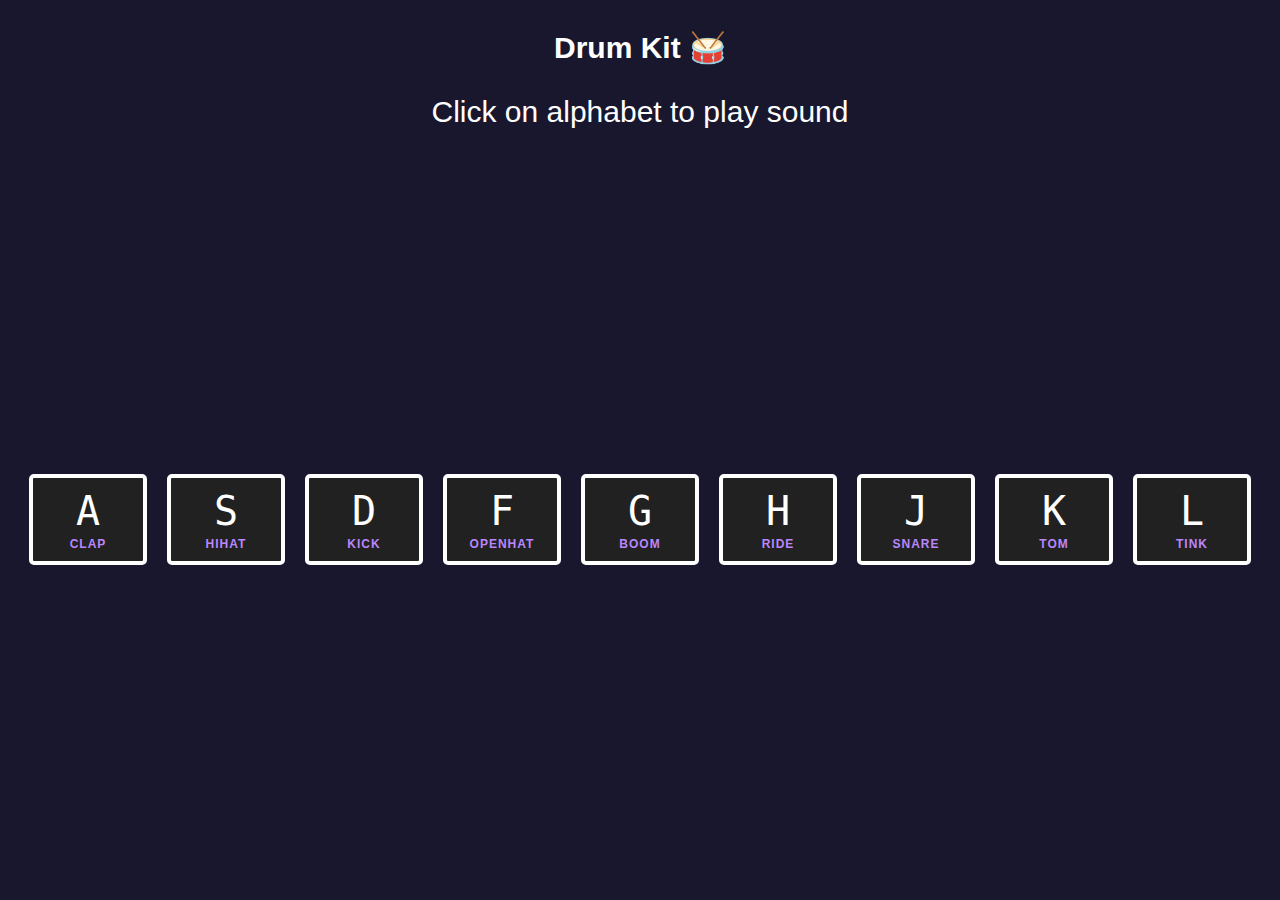
<file: 01 - Drum Kit/index.html>
<!DOCTYPE html>
<html lang="en">

<head>
  <meta charset="UTF-8">
  <title>Drum Kit || Sagar Kakad</title>
  <link rel="stylesheet" href="style.css">
  <link rel="stylesheet" href="main.js">
</head>

<body>
  <h3>Drum Kit 🥁</h3>
  <p>Click on alphabet to play sound</p>
  <div class="keys">
    <div data-key="65" class="key">
      <kbd>A</kbd>
      <span class="sound">clap</span>
    </div>
    <div data-key="83" class="key">
      <kbd>S</kbd>
      <span class="sound">hihat</span>
    </div>
    <div data-key="68" class="key">
      <kbd>D</kbd>
      <span class="sound">kick</span>
    </div>
    <div data-key="70" class="key">
      <kbd>F</kbd>
      <span class="sound">openhat</span>
    </div>
    <div data-key="71" class="key">
      <kbd>G</kbd>
      <span class="sound">boom</span>
    </div>
    <div data-key="72" class="key">
      <kbd>H</kbd>
      <span class="sound">ride</span>
    </div>
    <div data-key="74" class="key">
      <kbd>J</kbd>
      <span class="sound">snare</span>
    </div>
    <div data-key="75" class="key">
      <kbd>K</kbd>
      <span class="sound">tom</span>
    </div>
    <div data-key="76" class="key">
      <kbd>L</kbd>
      <span class="sound">tink</span>
    </div>
  </div>

  <audio data-key="65" src="sounds/clap.wav"></audio>
  <audio data-key="83" src="sounds/hihat.wav"></audio>
  <audio data-key="68" src="sounds/kick.wav"></audio>
  <audio data-key="70" src="sounds/openhat.wav"></audio>
  <audio data-key="71" src="sounds/boom.wav"></audio>
  <audio data-key="72" src="sounds/ride.wav"></audio>
  <audio data-key="74" src="sounds/snare.wav"></audio>
  <audio data-key="75" src="sounds/tom.wav"></audio>
  <audio data-key="76" src="sounds/tink.wav"></audio>

  <script src="main.js"></script>

</body>

</html>
</file>
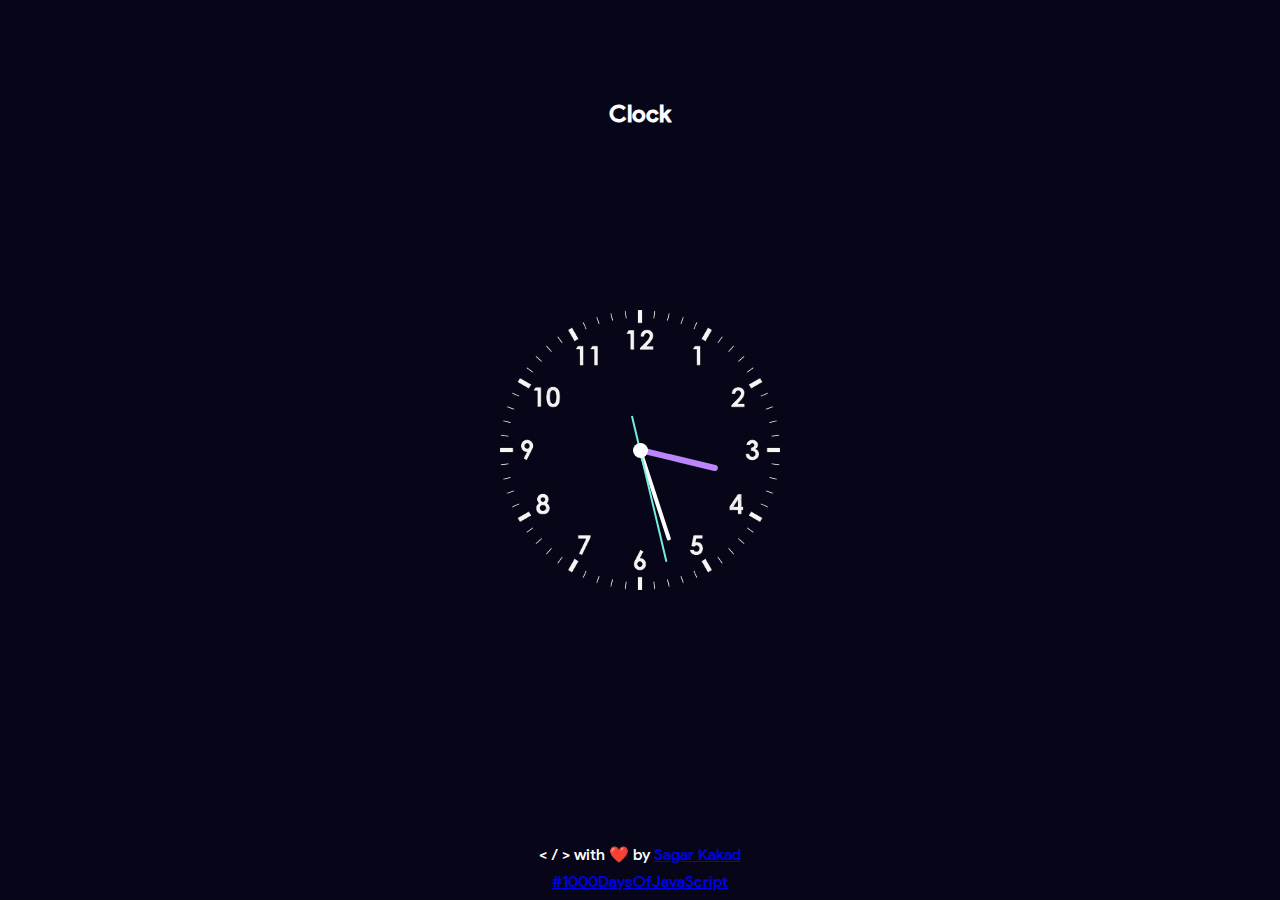
<file: 02 - Clock/index.html>
<!DOCTYPE html>
<html lang="en">

<head>
  <meta charset="UTF-8" />
  <meta http-equiv="X-UA-Compatible" content="IE=edge" />
  <meta name="viewport" content="width=device-width, initial-scale=1.0" />
  <title>Clock || Sagar Kakad</title>
  <link rel="stylesheet" href="style.css" />
  <link rel="icon" href="assets/favicon.png">

</head>

<body>
  <h2 class="heading">
    Clock
  </h2>
  <div class="clock">
    <div class="hour">
      <div class="hr" id="hr"></div>
    </div>
    <div class="min">
      <div class="mn" id="mn"></div>
    </div>
    <div class="sec">
      <div class="sc" id="sc"></div>
    </div>
  </div>



  <footer>
    <p>&#x3c; &#47; &#x3e; with ❤️ by
      <a href="https://github.com/urbanwolf1804">Sagar Kakad</a>
      <br>
      <a href="https://github.com/urbanwolf1804/100DaysOfJavaScript" target="_blank">#1000DaysOfJavaScript
      </a>
    </p>
  </footer>
  
<!-- javascript -->
  <script type="text/javascript">
    const deg = 6;
    // getting all hands of clock from html through id
    const hr = document.querySelector('#hr')
    const mn = document.querySelector('#mn');
    const sc = document.querySelector('#sc');

    setInterval(() => {
      let day = new Date();

      //setting the actual seconds minutes and hour in clock

      let ms = day.getMilliseconds() * deg;
      let hh = day.getHours() * 30;
      let mm = day.getMinutes() * deg;
      let ss = day.getSeconds() * deg + ms / 1000;

      //changing the degrees in the style as per the time

      hr.style.transform = `rotateZ(${(hh) + (mm / 12)}deg)`;
      mn.style.transform = `rotateZ(${mm}deg)`;
      sc.style.transform = `rotateZ(${ss}deg)`;

    }, 1);
  </script>
</body>

</html>
</file>
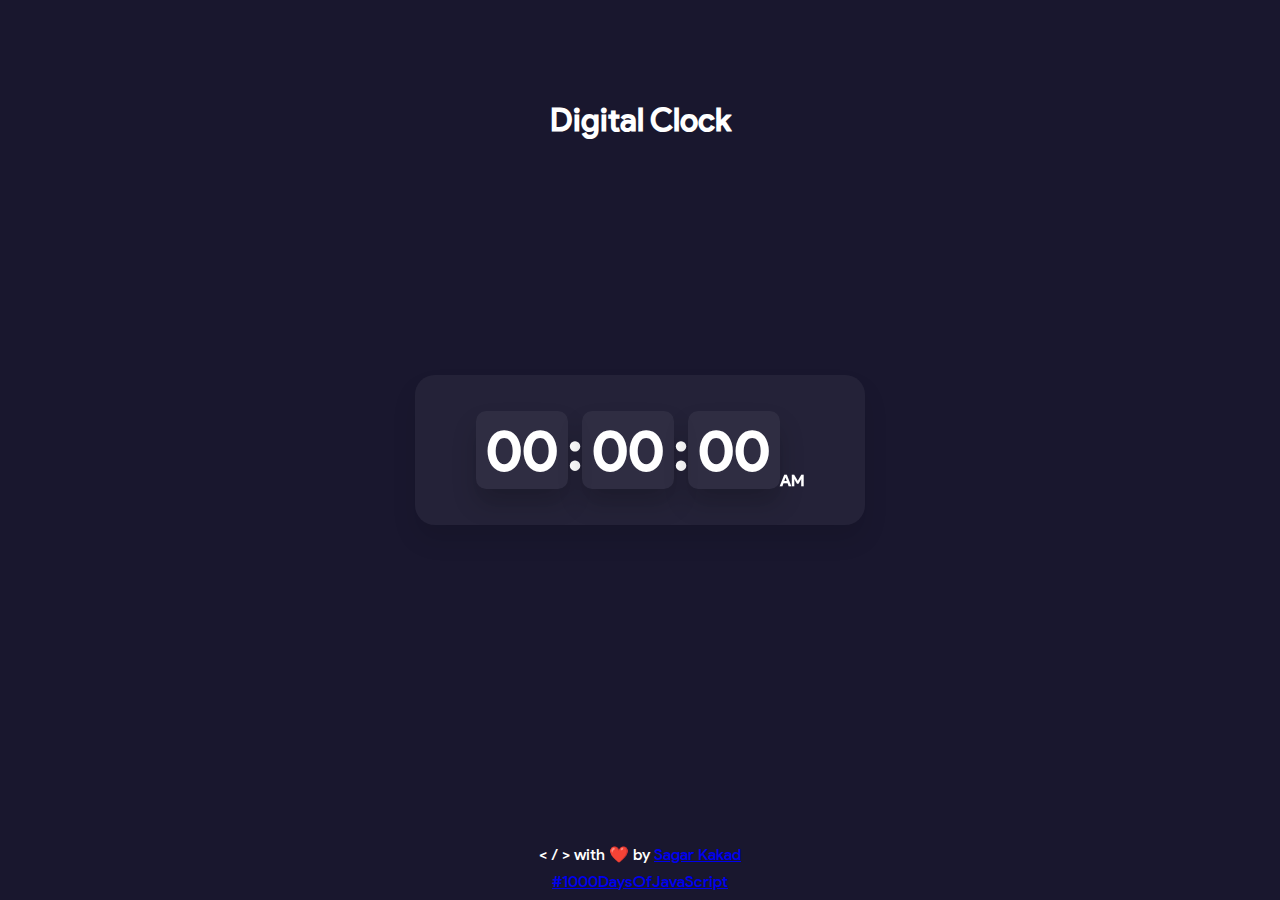
<file: 04 - Digital Clock/index.html>
<!DOCTYPE html>
<html lang="en">
  <head>
    <meta charset="UTF-8" />
    <meta http-equiv="X-UA-Compatible" content="IE=edge" />
    <meta name="viewport" content="width=device-width, initial-scale=1.0" />
    <title>Digital Clock</title>
    <link rel="stylesheet" href="style.css" />
    <link rel="shortcut icon" href="assets/favicon.png" type="image/x-icon" />
    <script src="script.js" defer></script>
  </head>
  <body>
    <section>
      <h3 class="heading">Digital Clock</h3>
      <div class="clock">
        <div class="container">
          <h2 id="hour">00</h2>
          <h2 class="dot">:</h2>
          <h2 id="minute">00</h2>
          <h2 class="dot">:</h2>
          <h2 id="seconds">00</h2>
          <span id="ampm">AM</span>
        </div>
      </div>
    </section>
    <footer>
    <p>&#x3c; &#47; &#x3e; with ❤️ by
      <a href="https://github.com/urbanwolf1804">Sagar Kakad</a>
      <br>
      <a href="https://github.com/urbanwolf1804/100DaysOfJavaScript" target="_blank">#1000DaysOfJavaScript
      </a>
    </p>
  </footer>
  </body>
</html>
</file>
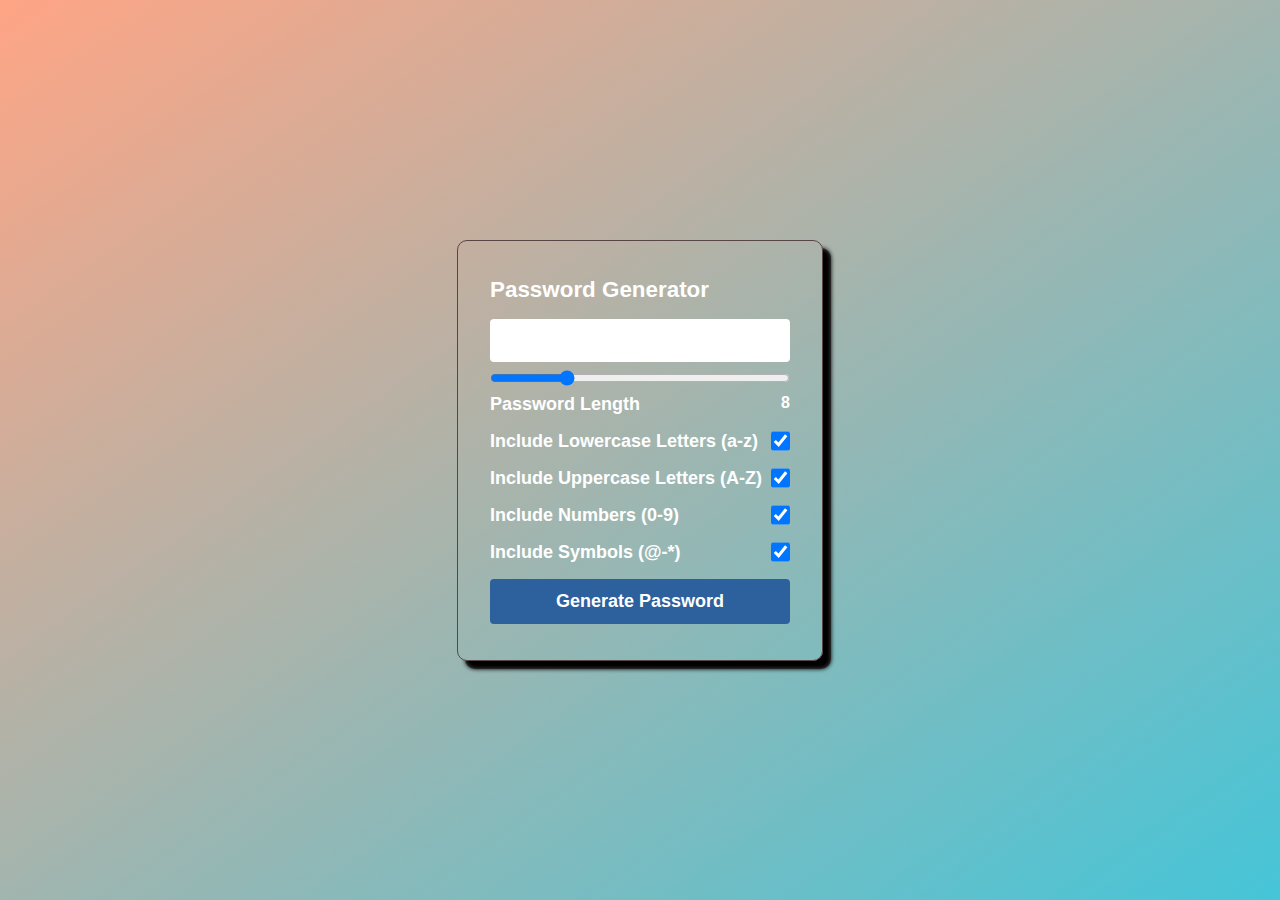
<file: 05 - Random Password Generator/index.html>
<!DOCTYPE html>
<html lang="en">
  <head>
    <meta charset="UTF-8" />
    <meta http-equiv="X-UA-Compatible" content="IE=edge" />
    <meta name="viewport" content="width=device-width, initial-scale=1.0" />
    <link rel="stylesheet" href="style.css" />
    <link
      href="https://fonts.googleapis.com/icon?family=Material+Icons"
      rel="stylesheet"
    />

    <title>Password Generator | JavaScript Project</title>
  </head>
  <body>
    <div class="container">
      <h1>Password Generator</h1>

      <div class="inputBox">
        <input type="text" class="passBox" id="passBox" disabled />
        <span class="material-icons" id="copyIcon">copy</span>
      </div>

      <input type="range" min="1" max="30" value="8" id="inputSlider" />

      <div class="row">
        <p>Password Length</p>
        <span id="sliderValue"></span>
      </div>

      <div class="row">
        <label for="lowercase">Include Lowercase Letters (a-z)</label>
        <input type="checkbox" name="lowercase" id="lowercase" checked/>
      </div>

      <div class="row">
        <label for="uppercase">Include Uppercase Letters (A-Z)</label>
        <input type="checkbox" name="uppercase" id="uppercase" checked/>
      </div>

      <div class="row">
        <label for="numbers">Include Numbers (0-9)</label>
        <input type="checkbox" name="numbers" id="numbers" checked/>
      </div>

      <div class="row">
        <label for="symbols">Include Symbols (@-*)</label>
        <input type="checkbox" name="symbols" id="symbols" checked/>
      </div>

      <button type="button" class="genBtn" id="genBtn">
        Generate Password
      </button>
    </div>

    <script src="script.js"></script>
    
  </body>
</html>
</file>
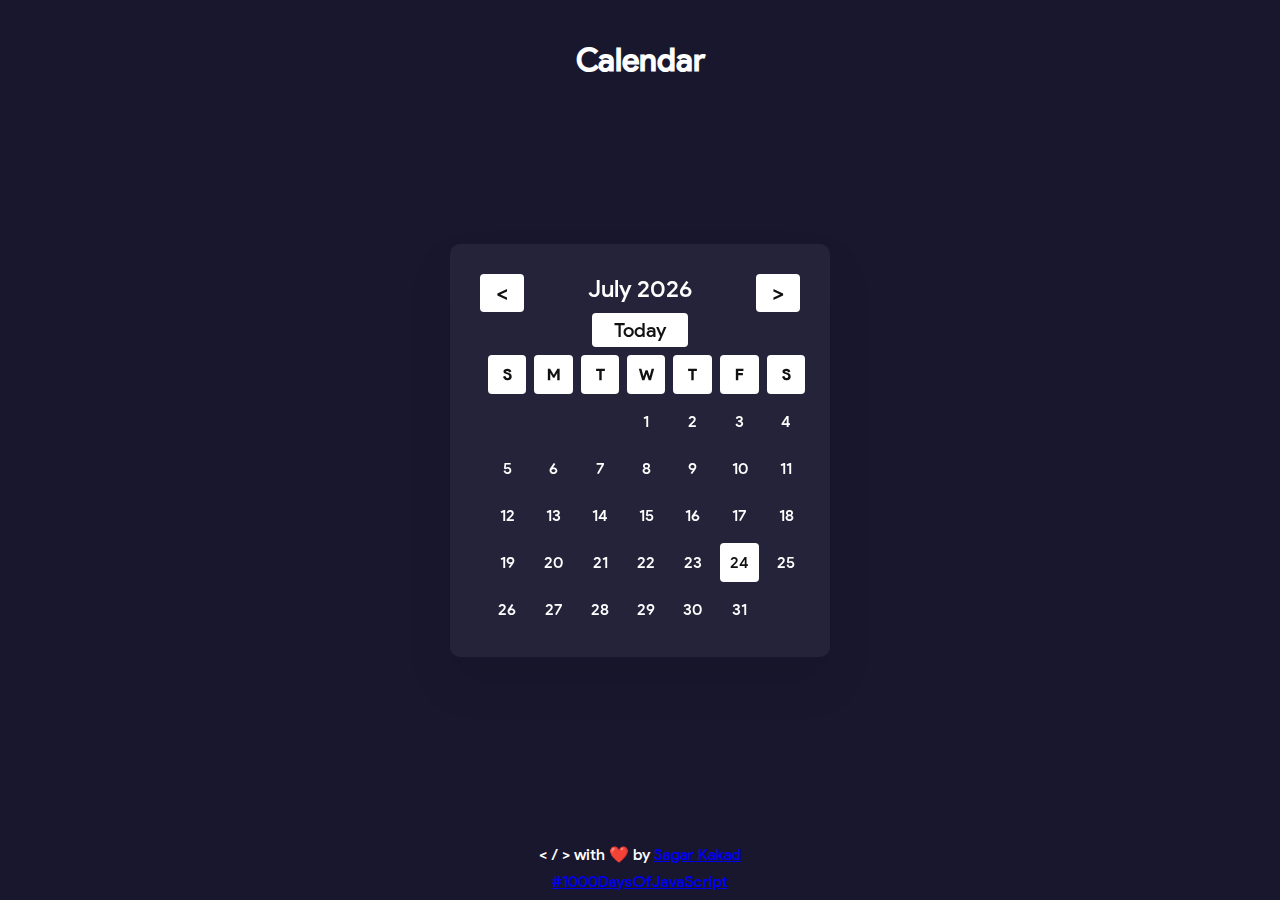
<file: 06 - Calendar/index.html>
<!DOCTYPE html>
<html lang="en">
<head>
    <meta charset="UTF-8">
    <meta http-equiv="X-UA-Compatible" content="IE=edge">
    <meta name="viewport" content="width=device-width, initial-scale=1.0">
    <link rel="stylesheet" href="style.css">
    <link rel="stylesheet" href="dycalendar.css">
    <link rel="shortcut icon" href="assets/calendar.png" type="image/x-icon">
    <title>Calendar</title>
</head>
<body>
    <section>
        <h1>Calendar</h1>
        <div class="box">
            <div class="container">
                <div id="dycalendar" ></div>
            </div>
        </div>
    </section>

    <footer>
        <p>&#x3c; &#47; &#x3e; with ❤️ by
          <a href="https://github.com/urbanwolf1804">Sagar Kakad</a>
          <br>
          <a href="https://github.com/urbanwolf1804/100DaysOfJavaScript" target="_blank">#1000DaysOfJavaScript
          </a>
        </p>
      </footer>
    
    <script src="dycalendar.js"></script>
    <script src="main.js"></script>
</body>
</html>
</file>
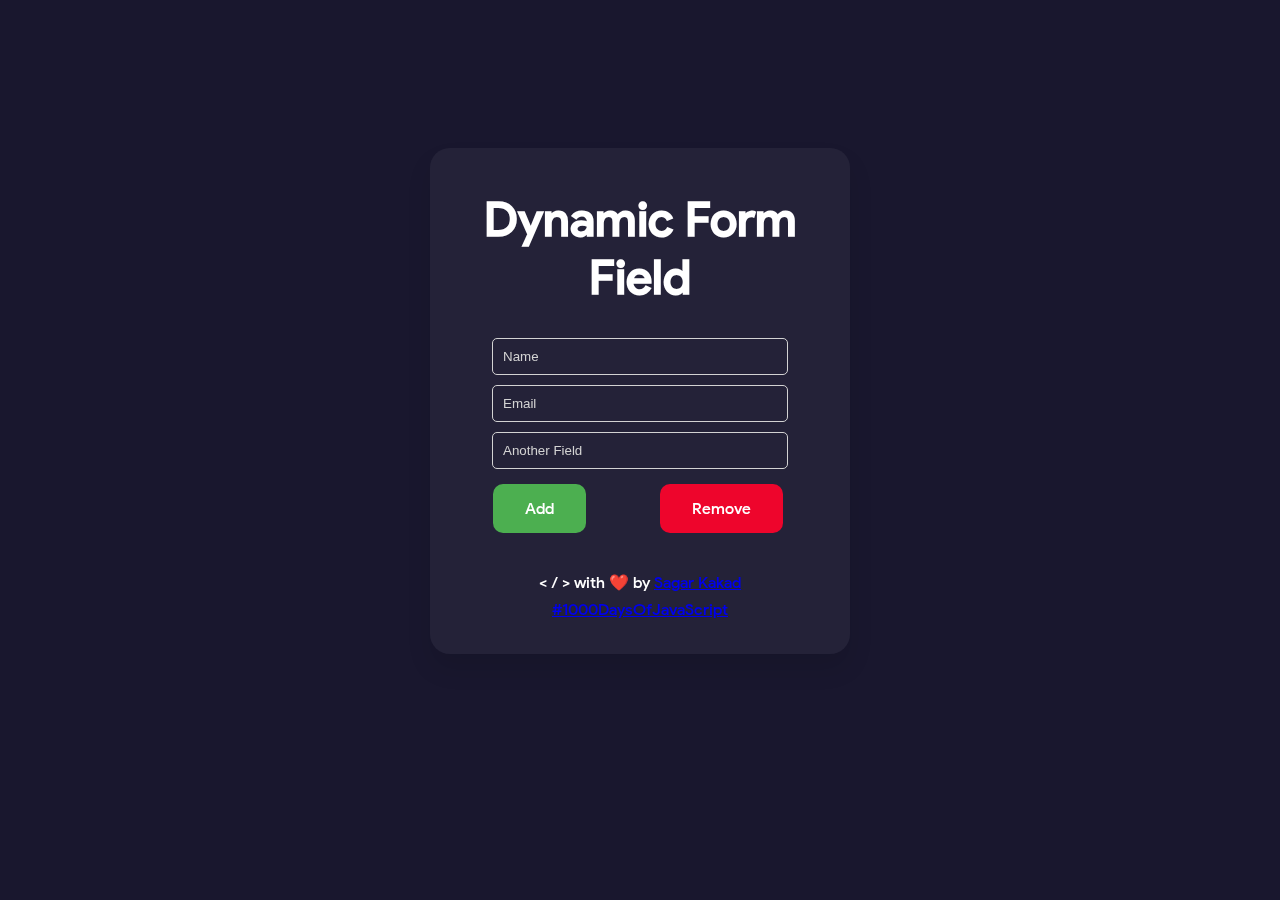
<file: 07 - Dynamic Form Field/index.html>
<!DOCTYPE html>
<html lang="en">
<head>
    <meta charset="UTF-8">
    <meta http-equiv="X-UA-Compatible" content="IE=edge">
    <meta name="viewport" content="width=device-width, initial-scale=1.0">
    <link rel="stylesheet" href="style.css">
    <link rel="shortcut icon" href="assets/form.png" type="image/x-icon">
    <title>Dynamic Form Field</title>
</head>
<body>
    
    <div class="section">
        <h1>Dynamic Form Field</h1>
    <div id="survey_options">
        <input type="text" name="survey_options[]" class="survey_options" size="50" placeholder="Name">
        <input type="text" name="survey_options[]" class="survey_options" size="50" placeholder="Email">
        <input type="text" name="survey_options[]" class="survey_options" size="50" placeholder="Another Field">
    </div>
    <div class="controls">
        <a href="#" id="add_fields">Add</a>
        <a href="#" id="remove_fields" >Remove</a>
    </div>
    <footer>
        <p>&#x3c; &#47; &#x3e; with ❤️ by
          <a href="https://github.com/urbanwolf1804">Sagar Kakad</a>
          <br>
          <a href="https://github.com/urbanwolf1804/100DaysOfJavaScript" target="_blank">#1000DaysOfJavaScript
          </a>
        </p>
      </footer>
    </div>
    
    <script src="script.js"></script>
</body>
</html>
</file>
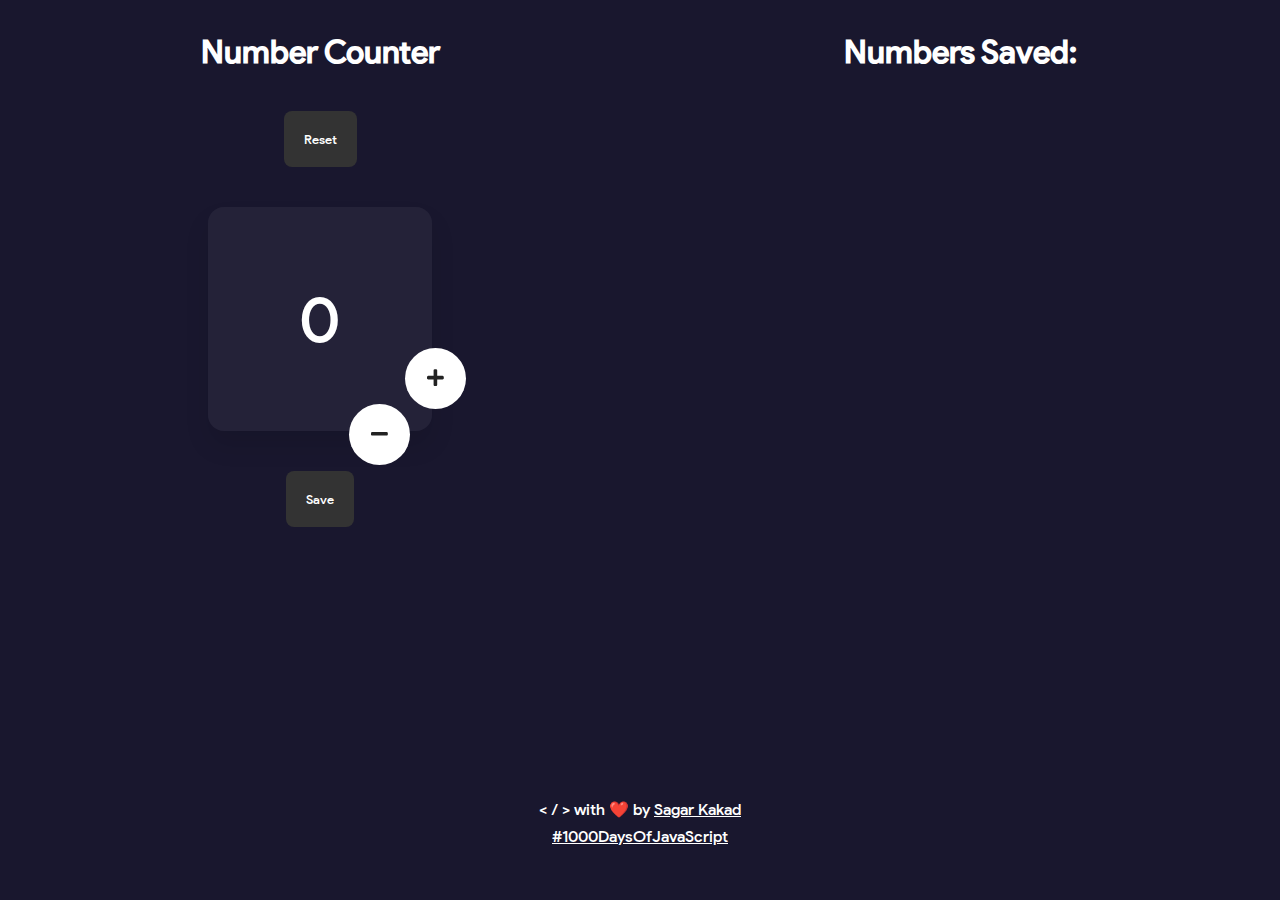
<file: 08 - Number Counter/index.html>
<!DOCTYPE html>
<html lang="en">
<head>
	<meta charset="UTF-8">
	<meta http-equiv="X-UA-Compatible" content="IE=edge">
	<meta name="viewport" content="width=device-width, initial-scale=1.0">
	<link rel="stylesheet" href="style.css">
	<link rel="shortcut icon" href="assets/number.png" type="image/x-icon">
	<link rel="stylesheet" href="https://pro.fontawesome.com/releases/v5.10.0/css/all.css" />
	<title>Number Counter</title>
</head>
<body>
	<main class="content-wrapper">
		<div class="number-counter">
			<h1 class="heading">Number Counter</h1>
			<button class="btn btn-reset">Reset</button>
			<div class="counter-container">
				<p class="counter" id="counter">0</p>
				<button class="btn-operator increase"><i class="fas fa-plus"></i></button>
				<button class="btn-operator decrease"><i class="fas fa-minus"></i></button>
			</div>
			<button class="btn btn-save">Save</button>
		</div>
		<div class="number-saved">
			<h2 class="heading">Numbers Saved:</h2>
			<div class="number"></div>
		</div>
	</main>
	<footer>
    <p>&#x3c; &#47; &#x3e; with ❤️ by
      <a href="https://github.com/urbanwolf1804">Sagar Kakad</a>
      <br>
      <a href="https://github.com/urbanwolf1804/100DaysOfJavaScript" target="_blank">#1000DaysOfJavaScript
      </a>
    </p>
  </footer>

	<script src="script.js"></script>
</body>
</html>
</file>
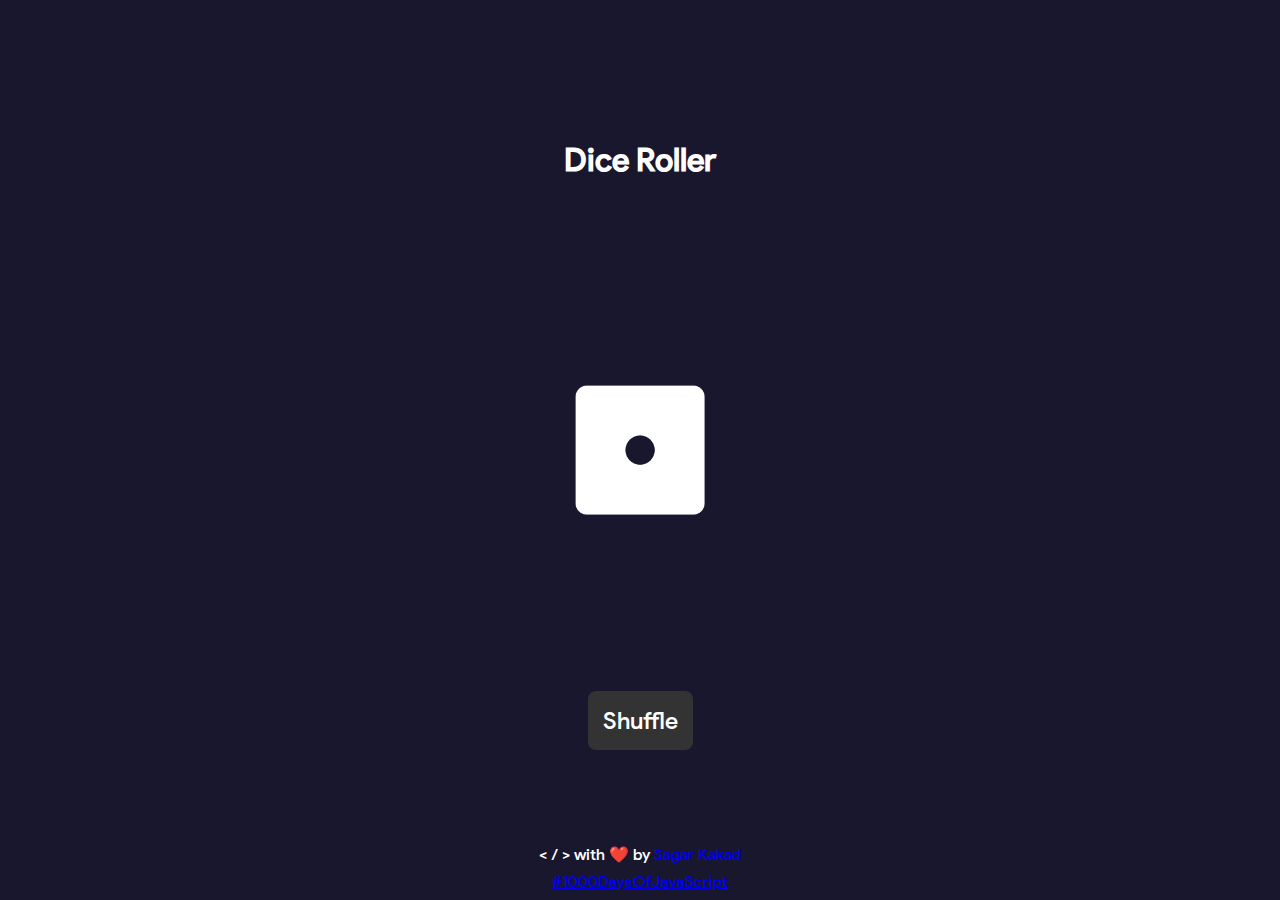
<file: 09 - Dice Roll/index.html>
<!DOCTYPE html>
<html lang="en">
<head>
    <meta charset="UTF-8">
    <meta http-equiv="X-UA-Compatible" content="IE=edge">
    <meta name="viewport" content="width=device-width, initial-scale=1.0">
    <link rel="shortcut icon" href="assets/dice.png" type="image/x-icon">
    <link rel="stylesheet" href="style.css">
    <title>Dice Roller</title>
</head>
<body>
    <div class="section">
        <h2>Dice Roller</h2>
        <img src="assets/1.png" alt="" id="img">
        <div id="btn" onclick="anim();" >Shuffle</div>
    </div>
    <footer>
      <p>&#x3c; &#47; &#x3e; with ❤️ by
        <a href="https://github.com/urbanwolf1804">Sagar Kakad</a>
        <br>
        <a href="https://github.com/urbanwolf1804/100DaysOfJavaScript" target="_blank">#1000DaysOfJavaScript
        </a>
      </p>
    </footer>
  
    <script src="script.js"></script>
</body>
</html>
</file>
<file: 01 - Drum Kit/style.css>
body,html {
  margin: 0;
  padding: 0;
  font-family: sans-serif;
  overflow: hidden;
  font-size: 10px;
  background-color: #19172e;
  user-select: none;
}

h3,p{
  font-size: 3rem;
  text-align: center;
  color: white;
  text-align: center;
}

.keys {
  display: flex;
  flex: 1;
  min-height: 80vh;
  align-items: center;
  justify-content: center;
}

.key {
  border: .4rem solid white;
  border-radius: .5rem;
  margin: 1rem;
  font-size: 1.5rem;
  padding: 1rem .5rem;
  transition: all .07s ease;
  width: 10rem;
  text-align: center;
  color: white;
  background-color: #212121;
}

.playing {
  transform: scale(1.1);
  border-color: #bb86fc;
  box-shadow: 0 0 1rem #bb86fc;
}

kbd {
  display: block;
  font-size: 4rem;
}

.sound {
  font-size: 1.2rem;
  font-weight: 700;
  text-transform: uppercase;
  letter-spacing: .1rem;
  color: #bb86fc;
}

kbd{
  cursor: pointer;
}

footer{
  text-align: center;
  color: #fff;
}

a{
  color: #fff;
}
</file>
<file: 02 - Clock/style.css>
* {
  margin: 0;
  padding: 0;
  box-sizing: border-box;
}

body {
  display: flex;
  justify-content: center;
  align-items: center;
  min-height: 100vh;
  background: #070518;
  font-family: "sans";

}

@font-face {
  src: url("font/sans.ttf");
  font-family: "sans";
}

.heading {
  color: rgb(253, 253, 253);
  text-align: center;
  position: absolute;
  left: 0;
  right: 0;
  top: 0;
  padding: 100px;
  line-height: 3vh;
}

.clock {
  width: 350px;
  height: 350px;
  display: flex;
  justify-content: center;
  align-items: center;
  background: url(assets/clock.png);
  background-size: cover;
}

.clock:before {
  content: "";
  position: absolute;
  width: 15px;
  height: 15px;
  background: #fff;
  border-radius: 50%;
  z-index: 10000;
}

.clock .hour,
.clock .min,
.clock .sec {
  position: absolute;
}

.clock .hour,
.hr {
  width: 160px;
  height: 160px;
}

.clock .min,
.mn {
  width: 190px;
  height: 190px;
}

.clock .sec,
.sc {
  width: 230px;
  height: 230px;
}

.hr,
.mn,
.sc {
  display: flex;
  justify-content: center;
  /* align-items: center; */
  position: absolute;
  border-radius: 50%;
}

.hr:before {
  content: "";
  position: absolute;
  width: 6px;
  height: 80px;
  background: #bb86fc;
  z-index: 10;
  border-radius: 6px 6px 0 0;
}

.mn:before {
  content: "";
  position: absolute;
  width: 4px;
  height: 90px;
  background: #fff;
  z-index: 11;
  border-radius: 6px 6px 0 0;
}

.sc:before {
  content: "";
  position: absolute;
  width: 2px;
  height: 150px;
  background: #70efde;
  z-index: 12;
  border-radius: 6px 6px 0 0;
}

footer {
  text-align: center;
  color: white;
  font-size: 1rem;
  position: absolute;
  bottom: 0;
  margin-bottom: 0;
  padding: 5px;
  line-height: 3vh;
}

footer a:visited {
  color: inherit;
}
</file>
<file: 04 - Digital Clock/style.css>
* {
  margin: 0;
  padding: 0;
  box-sizing: border-box;
  font-family: "sans";
}

@font-face {
  src: url("font/sans.ttf");
  font-family: "sans";
}

.heading {
  color: white;
  font-size: 2rem;
  text-align: center;
  position: absolute;
  top: 0;
  padding: 100px;
}

section {
  position: absolute;
  width: 100%;
  height: 100vh;
  background: #19172e;
  display: flex;
  justify-content: center;
  align-items: center;
}

.clock {
  position: relative;
  width: 450px;
  height: 150px;
  background: rgba(255, 255, 255, 0.05);
  box-shadow: 0 15px 25px rgba(0, 0, 0, 0.1);
  z-index: 1000;
  border-radius: 20px;
  backdrop-filter: blur(20px);
}

.clock .container {
  display: flex;
  justify-content: center;
  align-items: center;
  height: 100%;
}

.clock .container h2 {
  font-size: 3.5rem;
  color: #fff;
}

.clock .container h2:nth-child(odd) {
  padding: 5px 10px;
  border-radius: 10px;
  background: rgba(255, 255, 255, 0.05);
  box-shadow: 0 15px 25px rgba(0, 0, 0, 0.2);
}

#ampm {
  position: relative;
  top: 30px;
  font-size: 1rem;
  color: #fff;
  font-weight: 700;
}

footer {
    text-align: center;
    color: white;
    font-size: 1rem;
    position: absolute;
    left: 0;
    right: 0;
    bottom: 0;
    padding: 5px;
    line-height: 3vh;
  }

  footer a:visited {
    color: inherit;
  }
</file>
<file: 05 - Random Password Generator/style.css>
*{
    margin: 0;
    padding: 0;
    box-sizing: border-box;
    font-family: sans-serif;
}

body{
    max-width: 100vw;
    min-height: 100vh;
    display: flex;
    justify-content: center;
    align-items: center;
    background: linear-gradient(to right bottom, #ffa585, #45c5d8);
    color: #fff;
    font-weight: 600;
}

.container{
    border: 0.5px solid #584646;
    border-radius: 10px;
    padding: 28px 32px;
    display: flex;
    flex-direction: column;
    background: transparent;
    box-shadow: 8px 8px 4px #000000, 8px 8px 0px #575757;
}

.container h1{
    font-size: 1.4rem;
    margin-block: 8px;
}
.inputBox{
    position: relative;
}

.inputBox span{
    position: absolute;
    top: 18px;
    right: 7px;
    color: #dad0d0;
    font-size: 18px;
    cursor: pointer;
    z-index: 2;
}
.passBox{
    background-color: #fff;
    border: none;
    outline: none;
    padding: 10px;
    width: 300px;
    border-radius: 4px;
    font-size: 20px;
    margin-block: 8px;
    text-overflow: ellipsis;
}

.row{
    display: flex;
    margin-block: 8px;
}

.row p, .row label{
    flex-basis: 100%;
    font-size: 18px;
}

.row input[type="checkbox"]{
    width: 20px;
    height: 20px;
}

.genBtn{
    border: none;
    outline: none;
    background-color: #2c619e;
    padding: 12px 24px;
    color: #fff;
    font-size: 18px;
    margin-block: 8px;
    font-weight: 700;
    cursor: pointer;
    border-radius: 4px;
}

.genBtn:hover{
    background-color: #0066ff;
}
</file>
<file: 06 - Calendar/style.css>
* {
  margin: 0;
  padding: 0;
  box-sizing: border-box;
  font-family: "sans";
  user-select: none;
}

@font-face {
  font-family: "sans";
  src: url(font/sans.ttf);
}

section {
  position: relative;
  display: flex;
  justify-content: center;
  align-items: center;
  min-height: 100vh;
  background-color: #19172e;
  overflow: hidden;
}

h1 {
  position: absolute;
  top: 0;
  color: white;
  padding-top: 40px;
}

.box {
  position: relative;
  z-index: 1000;
}

.container {
  position: relative;
  width: 380px;
  min-height: 400px;
  background: #252339;
  box-shadow: 0 25px 45px rgba(0, 0, 0, 0.1);
  backdrop-filter: blur(25px);
  border-radius: 10px;
  display: flex;
  justify-content: center;
  align-items: center;
}

#dycalendar {
  width: 100%;
  padding: 20px;
}

#dycalendar table {
  width: 100%;
  margin-top: 10px;
  border-spacing: 8px;
}

#dycalendar table tr:nth-child(1) td {
  background: #fff;
  color: #111;
  border-radius: 4px;
  font-weight: 600;
}

#dycalendar table td {
  color: #fff;
  padding: 10px;
  cursor: pointer;
  border-radius: 4px;
}

#dycalendar table td:hover {
  background: #fff;
  color: #111 !important;
}

.dycalendar-month-container .dycalendar-today-date,
.dycalendar-target-date {
  background: #fff !important;
  color: #111 !important;
  border-radius: 8px;
}

.dycalendar-month-container
  .dycalendar-header
  .dycalendar-prev-next-btn.prev-btn {
  background: #fff;
  color: #111;
  width: 44px;
  height: 38px;
  left: 4px;
  border-radius: 4px;
  display: flex;
  justify-content: center;
  align-items: center;
  font-size: 24px;
}

.dycalendar-month-container
  .dycalendar-header
  .dycalendar-prev-next-btn.next-btn {
  background: #fff;
  color: #111;
  width: 44px;
  height: 38px;
  right: 4px;
  border-radius: 4px;
  display: flex;
  justify-content: center;
  align-items: center;
  font-size: 24px;
}

.dycalendar-month-container
  .dycalendar-today-btn {
    margin-top: 10px
}

.dycalendar-month-container
  .dycalendar-today-btn 
  .today-btn {
  background: #fff;
  color: #111;
  display: inline-block;
  width: 30%;
  border-radius: 4px;
  justify-content: center;
  font-size: 20px;
  padding: 5px;
}

.today-btn:hover {
  cursor: pointer;
}

.dycalendar-month-container .dycalendar-span-month-year {
  color: #fff;
  font-size: 1.5em;
  font-weight: 500;
}

footer {
  text-align: center;
  color: white;
  font-size: 1rem;
  position: absolute;
  left: 0;
  right: 0;
  bottom: 0;
  margin-bottom: 0;
  padding: 5px;
  line-height: 3vh;
}

footer a:visited {
  color: inherit;
}
</file>
<file: 06 - Calendar/dycalendar.css>
.dycalendar-container {
    display: inline-block;
    border : 1px solid #eee;
}

.dycalendar-container.round-edge {
    border-radius: 5%;
    -o-border-radius: 5%;
    -moz-border-radius: 5%;
    -webkit-border-radius: 5%;
}



/*================================== DAY CALENDAR ========================*/
/*
 * day calendar style
 *-------------------------------------------------*/
.dycalendar-day-container {
    padding : 10px;
    text-align : center;
    font-family : Arial;
}

.dycalendar-day-container div{
    padding : 0;
    margin-bottom : 10px;
}

.dycalendar-day-container .dycalendar-span-day {
    font-size : 110%;
}

.dycalendar-day-container .dycalendar-span-date {
    font-size : 250%;
}

.dycalendar-day-container .dycalendar-span-month-year {
    font-size : 90%
}

/*================================== DAY CALENDAR ENDS HERE ===============*/



/*================================== MONTH CALENDAR DEFAULT ========================*/

/*
 * month calendar style
 *-------------------------------------------------*/
.dycalendar-month-container {
    padding : 10px;
    text-align : center;
    font-family : Arial;
}

.dycalendar-month-container div{
    padding : 0;
    margin-bottom : -10px;
}

.dycalendar-month-container .dycalendar-header {
    position : relative;
}

.dycalendar-month-container .dycalendar-header .dycalendar-prev-next-btn {
    position : absolute;
    top : 0;
    cursor : pointer;
}

.dycalendar-month-container .dycalendar-header .dycalendar-prev-next-btn.prev-btn {
    left : 0;
}

.dycalendar-month-container .dycalendar-header .dycalendar-prev-next-btn.next-btn {
    right : 0;
}

.dycalendar-month-container .dycalendar-span-month-year {
    margin : 5px;
    cursor : pointer;
}

.dycalendar-month-container .dycalendar-body table tr td {
    padding : 5px;
}

.dycalendar-month-container .dycalendar-today-date,
.dycalendar-month-container .dycalendar-target-date {
    background-color: #111;
    color : #fff;
    border-radius: 2px;
}

/*================================== MONTH CALENDAR ENS HERE ===============*/
</file>
<file: 07 - Dynamic Form Field/style.css>
@font-face {
  font-family: "sans";
  src: url(font/sans.ttf);
}

body {
  background-color: #19172e;
  font-family: "sans";
  color: white;
  margin: 8px auto;
  padding-top: 100px;
}

h1 {
  text-align: center;
  font-size: 48px;
}

.section {
  width: 400px;
  margin: 40px auto;
  padding: 10px;
  border-radius: 5px;
  background: rgba(255, 255, 255, 0.05);
  box-shadow: 0 15px 25px rgba(0, 0, 0, 0.1);
  border-radius: 20px;
  backdrop-filter: blur(20px);
}

input[type="text"] {
  padding: 10px;
  margin: 10px auto;
  display: block;
  border-radius: 5px;
  border: 1px solid lightgrey;
  background: none;
  width: 274px;
  color: white;
}

input[type="text"]::placeholder {
  color: lightgray;
}

input[type="text"]:focus {
  outline: none;
}

.controls {
  width: 294px;
  margin: 15px auto;
}

#add_fields {
  background-color: #4CAF50; /* Green */
  border: none;
  border-radius: 10px;
  color: white;
  padding: 15px 32px;
  text-align: center;
  text-decoration: none;
  display: inline-block;
  font-size: 16px;  
  
}



#remove_fields {
  background-color: #ee052c; /* Red */
  border: none;
  border-radius: 10px;
  margin-left: 70px;
  color: white;
  padding: 15px 32px;
  text-align: center;
  text-decoration: none;
  display: inline-block;
  font-size: 16px; 
  
}

.controls a {
  text-decoration: none;
}

footer {
  text-align: center;
  color: white;
  font-size: 1rem;
  position: relative;
  bottom: 0;
  margin-bottom: 0;
  padding: 5px;
  line-height: 3vh;
}

footer a:visited {
  color: inherit;
}
</file>
<file: 08 - Number Counter/style.css>
:root {
    --primary-color: #19172e;
    --counter-container-size: 9.375rem;
    --container-width: 100%;
    --btn-operator-size: 2.5rem;
}

@font-face {
    font-family: "sans";
    src: url(font/sans.ttf);
}

* {
    margin: 0;
    padding: 0;
    box-sizing: border-box;
    user-select: none;
    font-family: "sans";
}

body {
    background: var(--primary-color);
    color: white;
    position: relative;
    min-height: 95vh;
    padding-bottom: 5rem;
}

a {
    color: white;
}

button {
    color: white;
    border: none;
    cursor: pointer;
}

.heading {
    font-size: 2rem;
    margin: 2rem auto;
    width: max-content;
}

.content-wrapper {
    display: flex;
    flex-direction: column;
    justify-content: space-between;
    align-items: center;
}

.number-counter,
.number-saved {
    width: var(--container-width);
}

.counter-container {
    width: var(--counter-container-size);
    height: var(--counter-container-size);
    margin: 1rem auto;
    background: rgba(255, 255, 255, 0.05);
    box-shadow: 0 15px 25px rgba(0, 0, 0, 0.1);
    backdrop-filter: blur(20px);
    display: flex;
    justify-content: center;
    align-items: center;
    flex-direction: column;
    position: relative;
    border-radius: 1rem;
}

.counter {
    font-size: 4rem;
}

.btn-operator {
    width: var(--btn-operator-size);
    height: var(--btn-operator-size);
    position: absolute;
    font-size: 1.2em;
    background: white;
    color: rgb(34, 34, 34);
    border-radius: 3.125rem;
}

.increase {
    bottom: 10%;
    right: -15%;
}

.decrease {
    bottom: -15%;
    right: 10%;
}

.btn {
    display: block;
    background: #333333;
    padding: 1.25rem;
    margin: 2.5rem auto;
    width: fit-content;
    border-radius: 8px;
}

.btn:active {
    background: rgb(51, 94, 63);
}

.number {
    display: flex;
    height: 100%;
    flex-wrap: wrap;
}

.num {
    color: white;
    margin: 0.625rem;
    font-size: 1.125rem;
    align-self: center;
}

footer {
    display: flex;
    justify-content: space-around;
    align-items: center;
    text-align: center;
    font-size: 1rem;
    padding: 0.313rem;
    line-height: 3vh;
    position: absolute;
    bottom: 0;
    width: 100%;
}



@media screen and (min-width : 635px) {

    :root {
        --counter-container-size: 12rem;
        --btn-operator-size: 3rem;
    }

    .num {
        font-size: 1.4rem;
    }
}

@media screen and (min-width:835px) {

    :root {
        --counter-container-size: 12.5rem;
        --btn-operator-size: 3.5rem;
        --container-width: 50%;
    }

    .num {
        font-size: 1.5rem;
    }

    .content-wrapper {
        flex-direction: row;
        justify-content: space-evenly;
        align-items: flex-start;
    }  
     
}

@media screen and (min-width:1152px) {

    :root {
        --counter-container-size: 14rem;
        --btn-operator-size: 3.8rem;
    }

    .num {
        font-size: 2rem;
    }
}
</file>
<file: 09 - Dice Roll/style.css>
* {
  margin: 0;
  padding: 0;
  
  font-family: "sans";
  user-select: none;
}

@font-face {
  font-family: "sans";
  src: url(font/sans.ttf);
}

h2 {
  position: absolute;
  top: 0;
  padding-top: 140px;
  color: white;
  font-size: 2rem;
  text-align: center;
}

.section {
  width: 100%;
  height: 100vh;
  display: flex;
  justify-content: center;
  align-items: center;
  flex-direction: column;
  background: #19172e;
}

#img {
  width: 150px;
  height: 150px;
}

#btn {
  position: absolute;
  cursor: pointer;
  color: #fff;
  background: #333;
  font-size: 24px;
  padding: 15px;
  border-radius: 8px;
  bottom: 0;
  margin: 150px ;
}

#btn:active {
  background: #1e8e3e;
}

footer {
  text-align: center;
  color: white;
  font-size: 1rem;
  position: absolute;
  left: 0;
  right: 0;
  bottom: 0;
  margin-bottom: 0;
  padding: 5px;
  line-height: 3vh;
}

footer a:visited {
  color: inherit;
}
</file>
